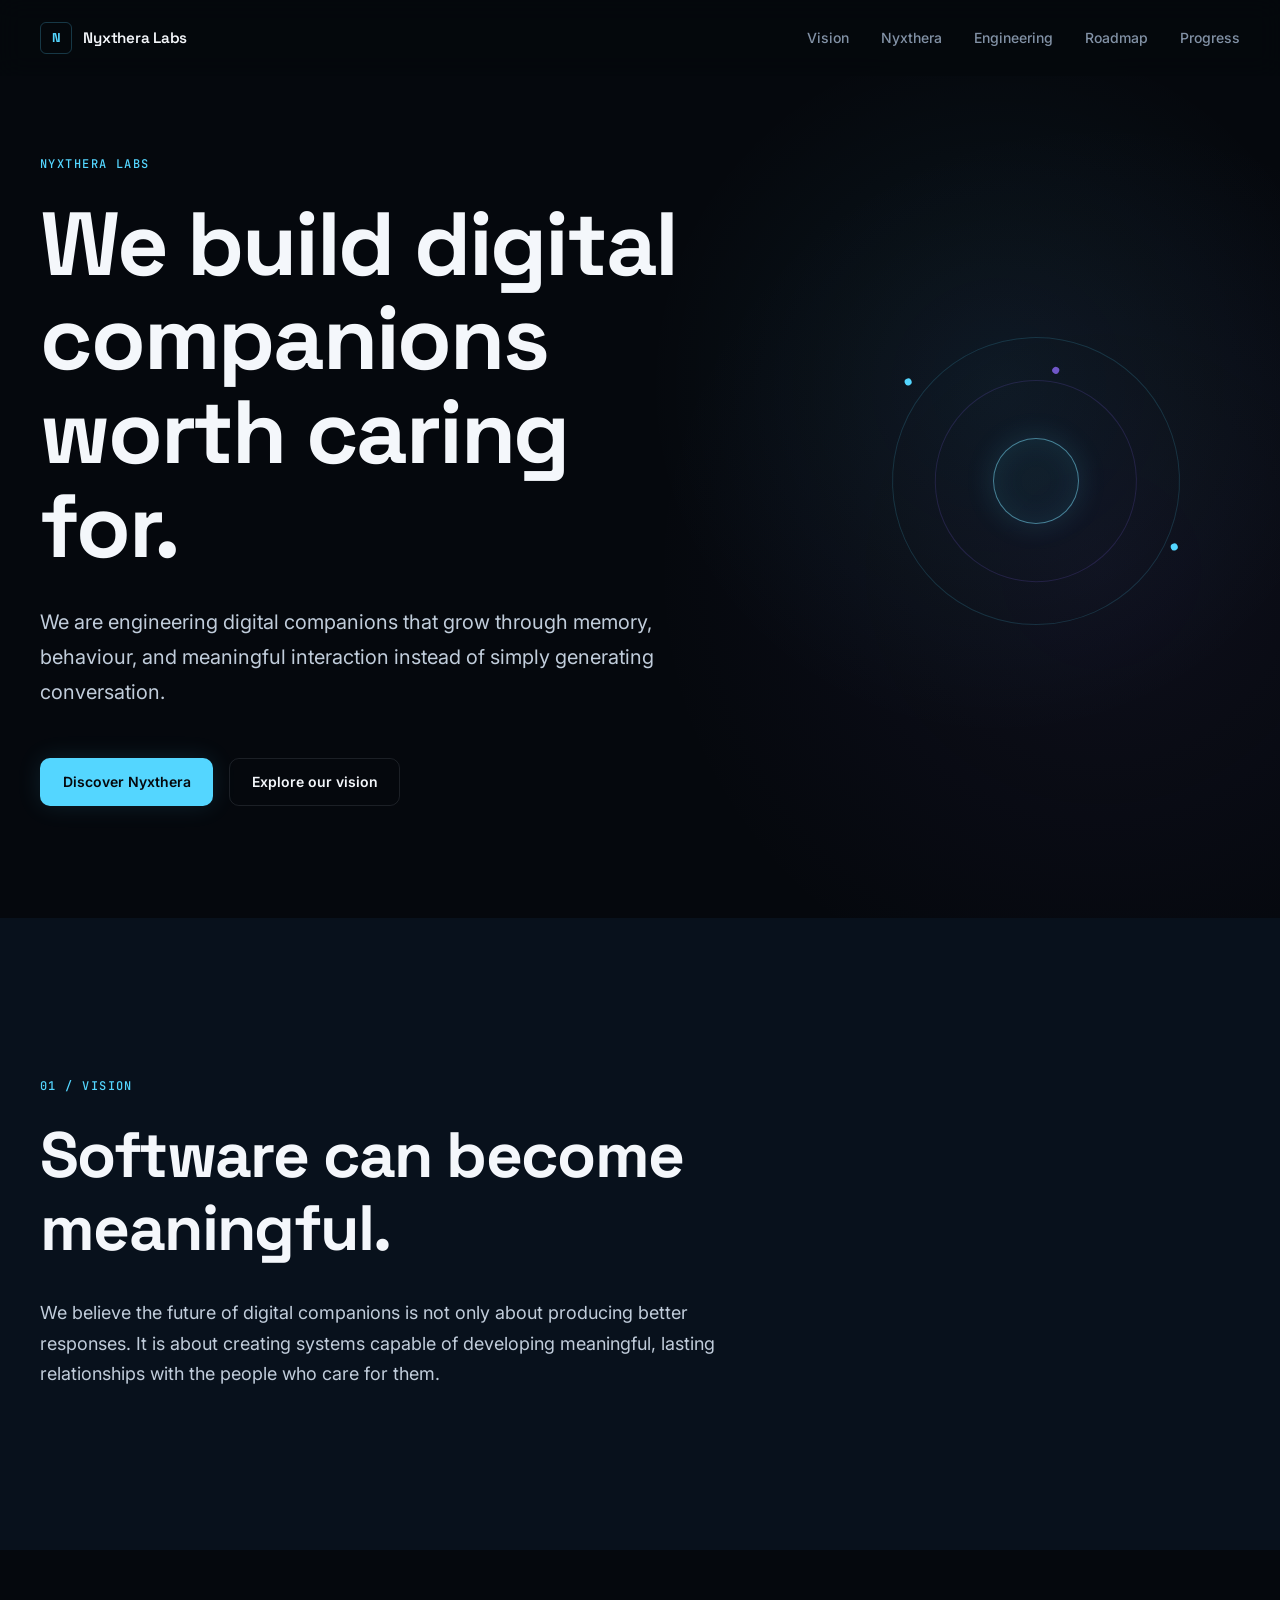
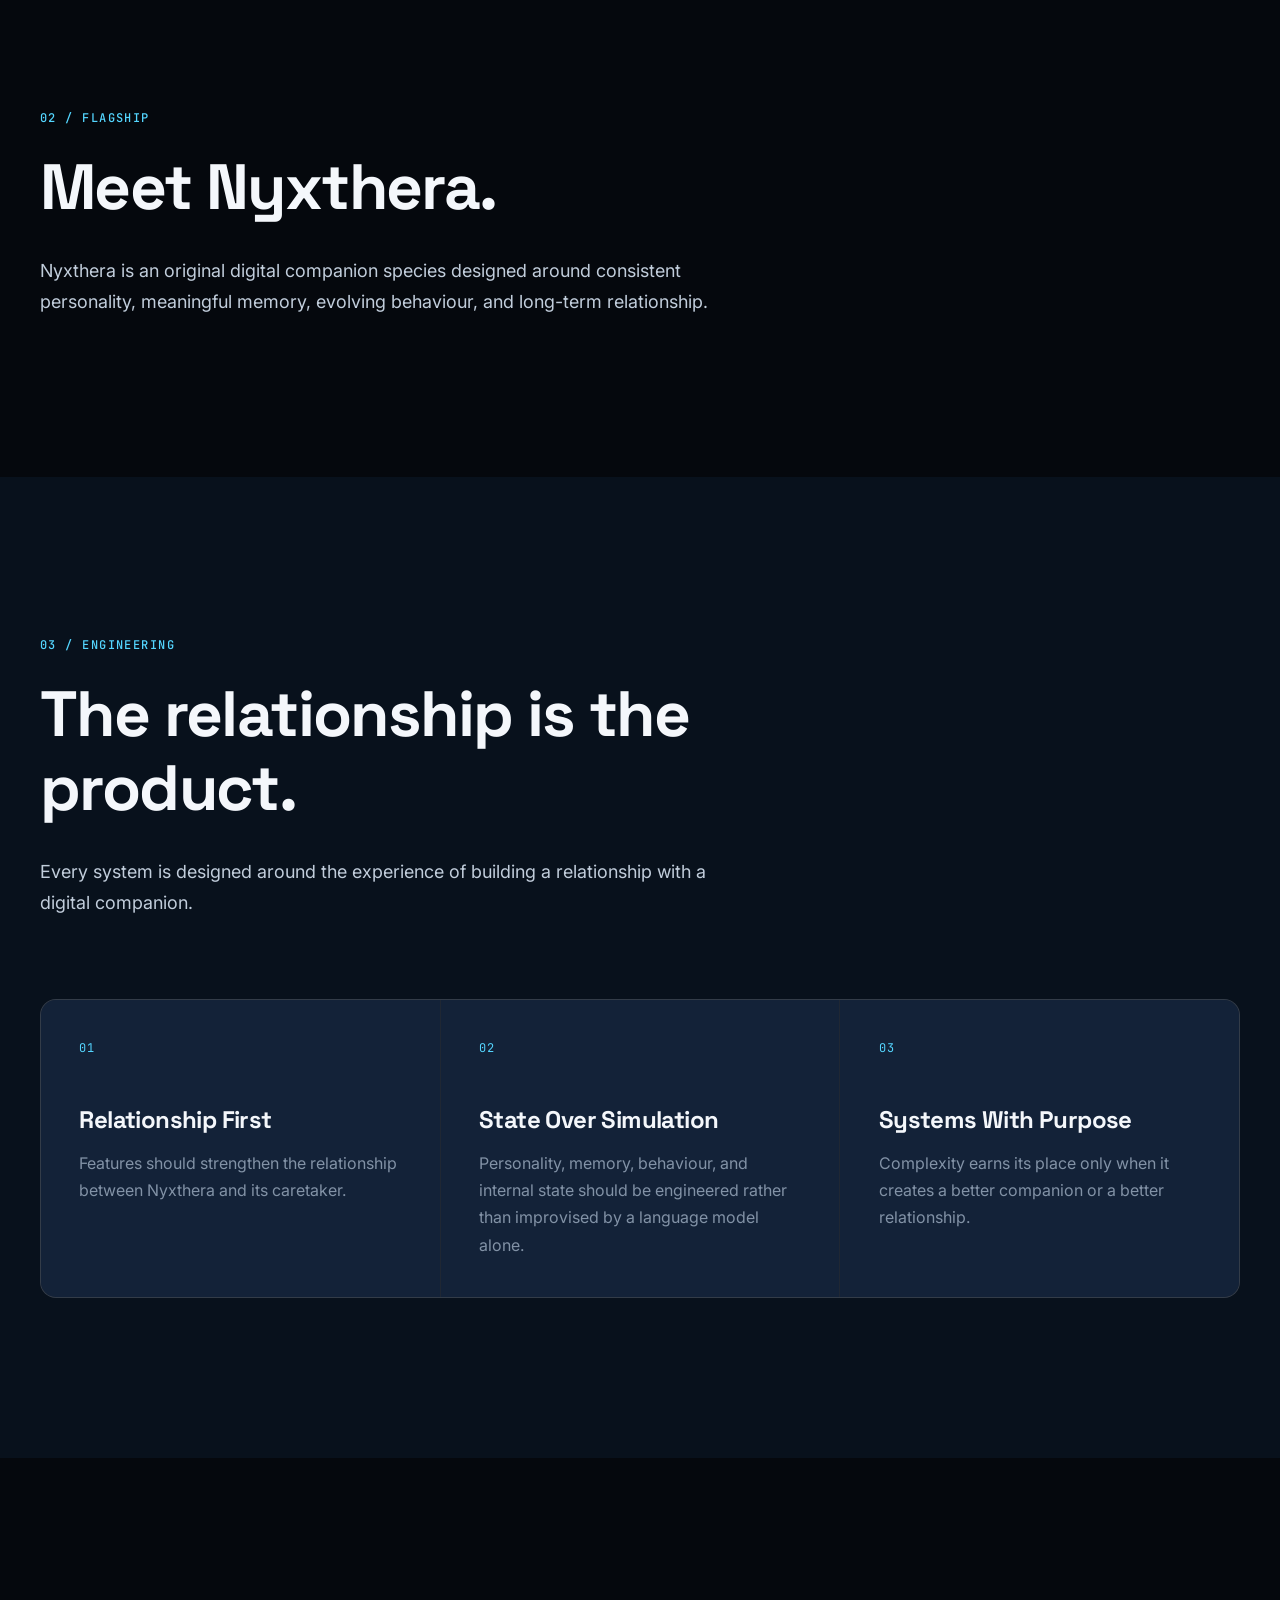
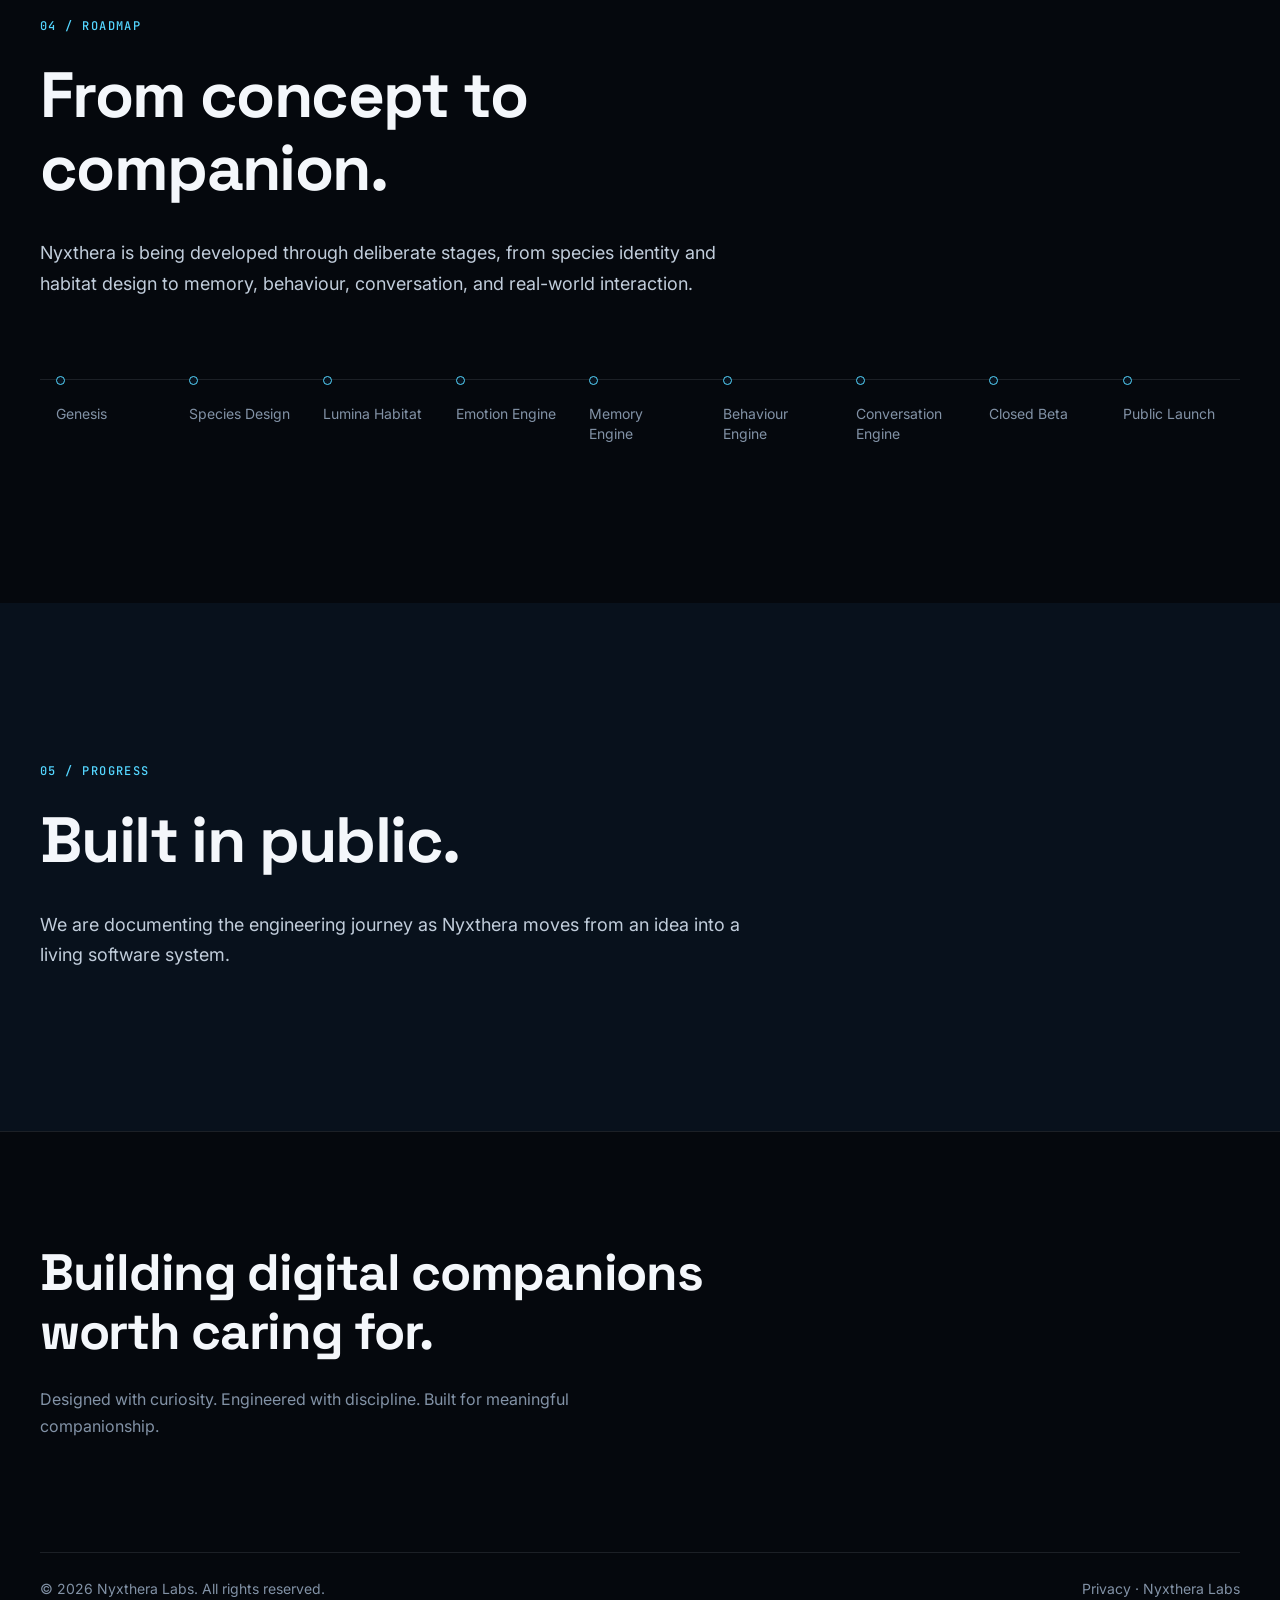
<file: index.html>
<!DOCTYPE html>
<html lang="en">
<head>
    <meta charset="UTF-8">
    <meta name="viewport" content="width=device-width, initial-scale=1.0">

    <title>Nyxthera Labs | We build digital companions worth caring for.</title>

    <meta
        name="description"
        content="Nyxthera Labs builds digital companions designed around personality, memory, behaviour, and meaningful long-term interaction."
    >

    <meta name="theme-color" content="#05080D">
    <meta name="color-scheme" content="dark">

    <meta property="og:type" content="website">
    <meta property="og:title" content="Nyxthera Labs | Digital companions worth caring for.">
    <meta
        property="og:description"
        content="Nyxthera Labs builds digital companions designed around personality, memory, behaviour, and meaningful long-term interaction."
    >
    <meta property="og:url" content="https://josh-fynly.github.io/nyxthera-labs/">
    <meta property="og:site_name" content="Nyxthera Labs">

    <meta name="twitter:card" content="summary">
    <meta name="twitter:title" content="Nyxthera Labs | Digital companions worth caring for.">
    <meta
        name="twitter:description"
        content="Nyxthera Labs builds digital companions designed around personality, memory, behaviour, and meaningful long-term interaction."
    >

    <link rel="icon" href="favicon.ico">

    <link rel="preconnect" href="https://fonts.googleapis.com">
    <link rel="preconnect" href="https://fonts.gstatic.com" crossorigin>

    <link
        href="https://fonts.googleapis.com/css2?family=Inter:wght@400;500;600;700&family=JetBrains+Mono:wght@400;500&family=Space+Grotesk:wght@500;600;700&display=swap"
        rel="stylesheet"
    >

    <link rel="stylesheet" href="css/variables.css">
    <link rel="stylesheet" href="css/style.css">
    <link rel="stylesheet" href="css/animations.css">
    <link rel="stylesheet" href="css/responsive.css">

    <script type="application/ld+json">
    {
        "@context": "https://schema.org",
        "@graph": [
            {
                "@type": "Organization",
                "@id": "https://josh-fynly.github.io/nyxthera-labs/#organization",
                "name": "Nyxthera Labs",
                "url": "https://josh-fynly.github.io/nyxthera-labs/"
            },
            {
                "@type": "WebSite",
                "@id": "https://josh-fynly.github.io/nyxthera-labs/#website",
                "url": "https://josh-fynly.github.io/nyxthera-labs/",
                "name": "Nyxthera Labs",
                "description": "Nyxthera Labs builds digital companions designed around personality, memory, behaviour, and meaningful long-term interaction.",
                "publisher": {
                    "@id": "https://josh-fynly.github.io/nyxthera-labs/#organization"
                }
            }
        ]
    }
    </script>
</head>

<body>

<a class="skip-link" href="#main-content">Skip to content</a>

<header class="site-header">
    <div class="container">
        <nav class="site-nav" aria-label="Primary navigation">
            <a class="brand" href="#top" aria-label="Nyxthera Labs home">
                <span class="brand-mark" aria-hidden="true">N</span>
                <span class="brand-name">Nyxthera Labs</span>
            </a>

            <div class="nav-links">
                <a href="#vision">Vision</a>
                <a href="#nyxthera">Nyxthera</a>
                <a href="#engineering">Engineering</a>
                <a href="#roadmap">Roadmap</a>
                <a href="#progress">Progress</a>
            </div>
        </nav>
    </div>
</header>

<main id="main-content">

    <section id="top" class="hero-section" aria-labelledby="hero-title">
        <div class="container">
            <div class="hero-content">
                <p class="eyebrow">Nyxthera Labs</p>

                <h1 id="hero-title">
                    We build digital companions worth caring for.
                </h1>

                <p class="hero-description">
                    We are engineering digital companions that grow through memory, behaviour, and meaningful interaction instead of simply generating conversation.
                </p>

                <div class="hero-actions">
                    <a href="#nyxthera" class="btn btn-primary">
                        Discover Nyxthera
                    </a>

                    <a href="#vision" class="btn btn-secondary">
                        Explore our vision
                    </a>
                </div>
            </div>

            <div class="hero-signal" aria-hidden="true">
                <span class="signal-orbit signal-orbit-primary"></span>
                <span class="signal-orbit signal-orbit-secondary"></span>
                <span class="signal-core"></span>
            </div>
        </div>
    </section>

    <section id="vision" class="content-section" aria-labelledby="vision-title">
        <div class="container">
            <div class="section-heading">
                <p class="eyebrow">01 / Vision</p>

                <h2 id="vision-title">
                    Software can become meaningful.
                </h2>

                <p>
                    We believe the future of digital companions is not only about producing better responses. It is about creating systems capable of developing meaningful, lasting relationships with the people who care for them.
                </p>
            </div>
        </div>
    </section>

    <section id="nyxthera" class="content-section product-section" aria-labelledby="nyxthera-title">
        <div class="container">
            <div class="section-heading">
                <p class="eyebrow">02 / Flagship</p>

                <h2 id="nyxthera-title">
                    Meet Nyxthera.
                </h2>

                <p>
                    Nyxthera is an original digital companion species designed around consistent personality, meaningful memory, evolving behaviour, and long-term relationship.
                </p>
            </div>
        </div>
    </section>

    <section id="engineering" class="content-section" aria-labelledby="engineering-title">
        <div class="container">
            <div class="section-heading">
                <p class="eyebrow">03 / Engineering</p>

                <h2 id="engineering-title">
                    The relationship is the product.
                </h2>

                <p>
                    Every system is designed around the experience of building a relationship with a digital companion.
                </p>
            </div>

            <div class="principles-grid">
                <article class="principle-card">
                    <p class="card-index">01</p>

                    <h3>Relationship First</h3>

                    <p>
                        Features should strengthen the relationship between Nyxthera and its caretaker.
                    </p>
                </article>

                <article class="principle-card">
                    <p class="card-index">02</p>

                    <h3>State Over Simulation</h3>

                    <p>
                        Personality, memory, behaviour, and internal state should be engineered rather than improvised by a language model alone.
                    </p>
                </article>

                <article class="principle-card">
                    <p class="card-index">03</p>

                    <h3>Systems With Purpose</h3>

                    <p>
                        Complexity earns its place only when it creates a better companion or a better relationship.
                    </p>
                </article>
            </div>
        </div>
    </section>

    <section id="roadmap" class="content-section" aria-labelledby="roadmap-title">
        <div class="container">
            <div class="section-heading">
                <p class="eyebrow">04 / Roadmap</p>

                <h2 id="roadmap-title">
                    From concept to companion.
                </h2>

                <p>
                    Nyxthera is being developed through deliberate stages, from species identity and habitat design to memory, behaviour, conversation, and real-world interaction.
                </p>
            </div>

            <div class="roadmap-line" aria-label="Nyxthera development roadmap">
                <span>Genesis</span>
                <span>Species Design</span>
                <span>Lumina Habitat</span>
                <span>Emotion Engine</span>
                <span>Memory Engine</span>
                <span>Behaviour Engine</span>
                <span>Conversation Engine</span>
                <span>Closed Beta</span>
                <span>Public Launch</span>
            </div>
        </div>
    </section>

    <section id="progress" class="content-section progress-section" aria-labelledby="progress-title">
        <div class="container">
            <div class="section-heading">
                <p class="eyebrow">05 / Progress</p>

                <h2 id="progress-title">
                    Built in public.
                </h2>

                <p>
                    We are documenting the engineering journey as Nyxthera moves from an idea into a living software system.
                </p>
            </div>
        </div>
    </section>

</main>

<footer class="site-footer">
    <div class="container">
        <div class="footer-primary">
            <h2>
                Building digital companions worth caring for.
            </h2>

            <p>
                Designed with curiosity. Engineered with discipline. Built for meaningful companionship.
            </p>
        </div>

        <div class="footer-meta">
            <p id="copyright"></p>

            <p>
                <a href="privacy.html">Privacy</a>
                <span aria-hidden="true"> · </span>
                <a href="#top">Nyxthera Labs</a>
            </p>
        </div>
    </div>
</footer>

<script src="js/app.js" defer></script>

</body>
                        </html>
</file>
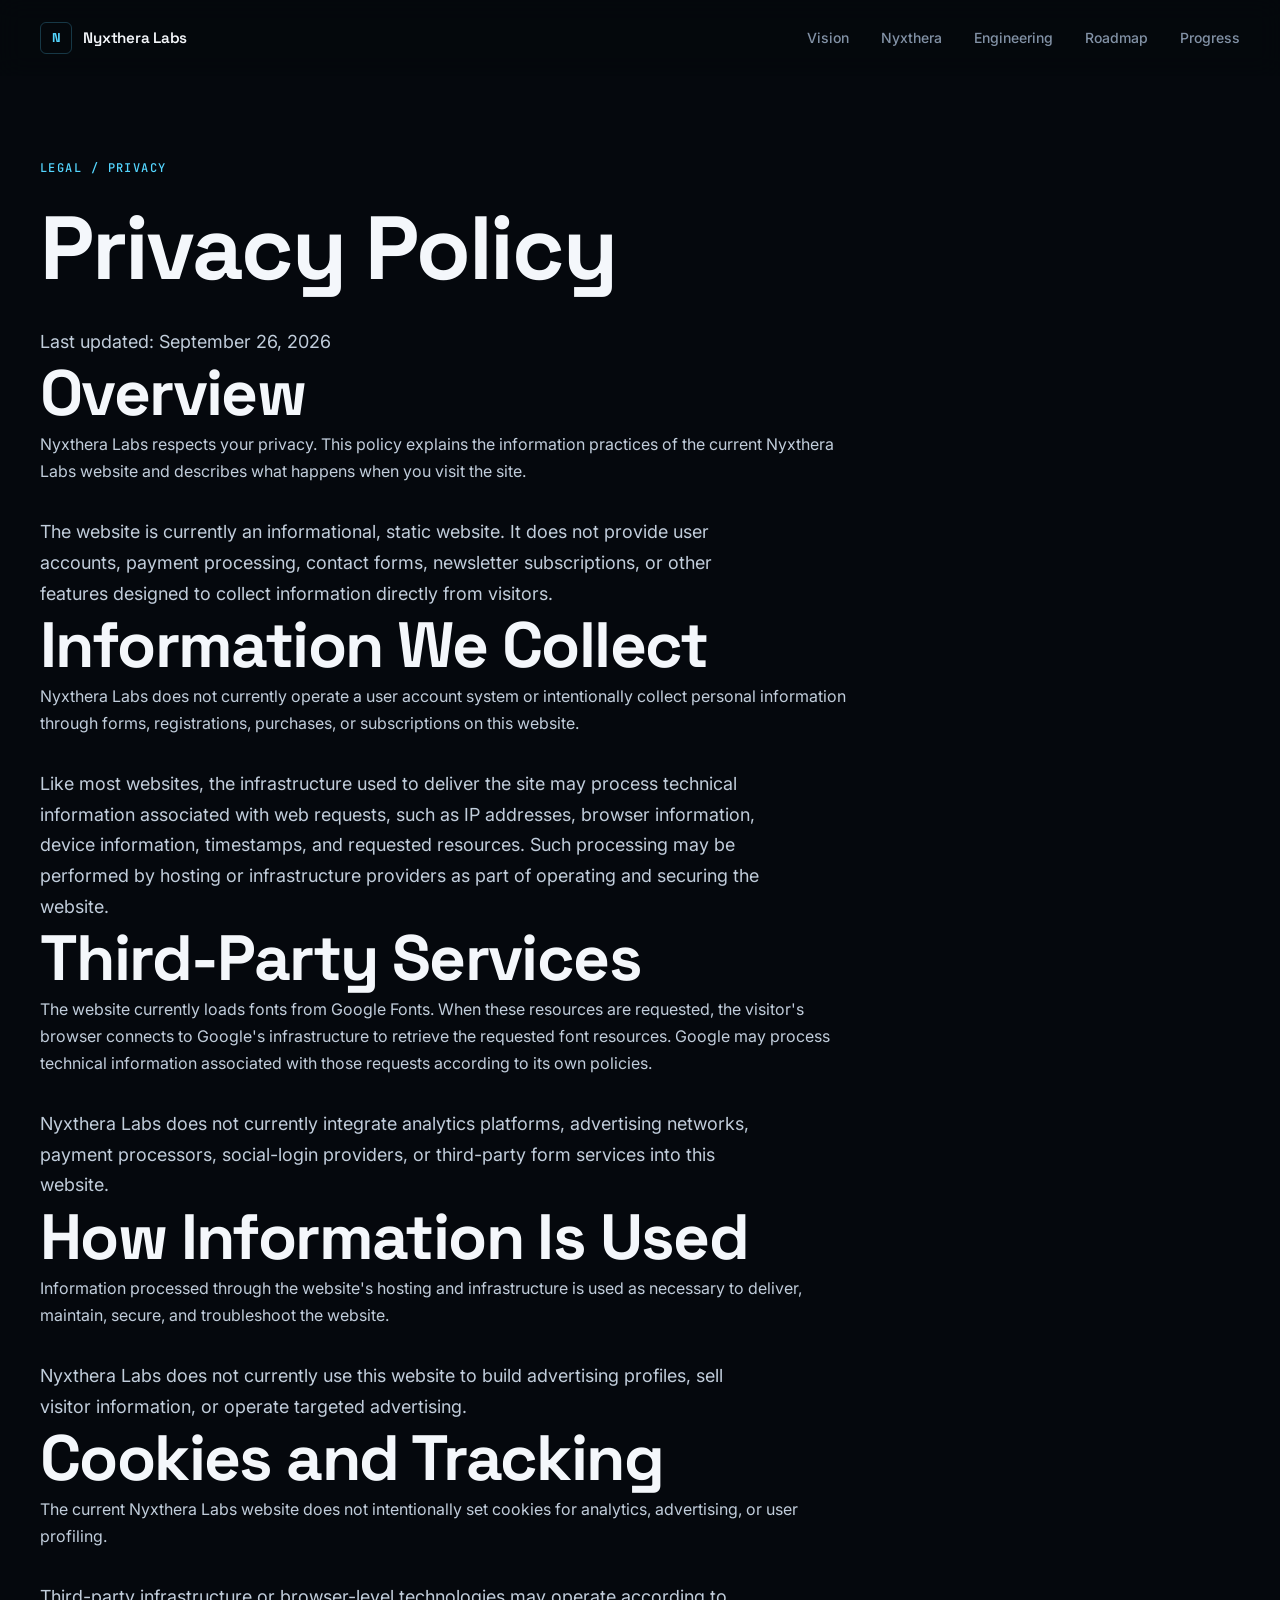
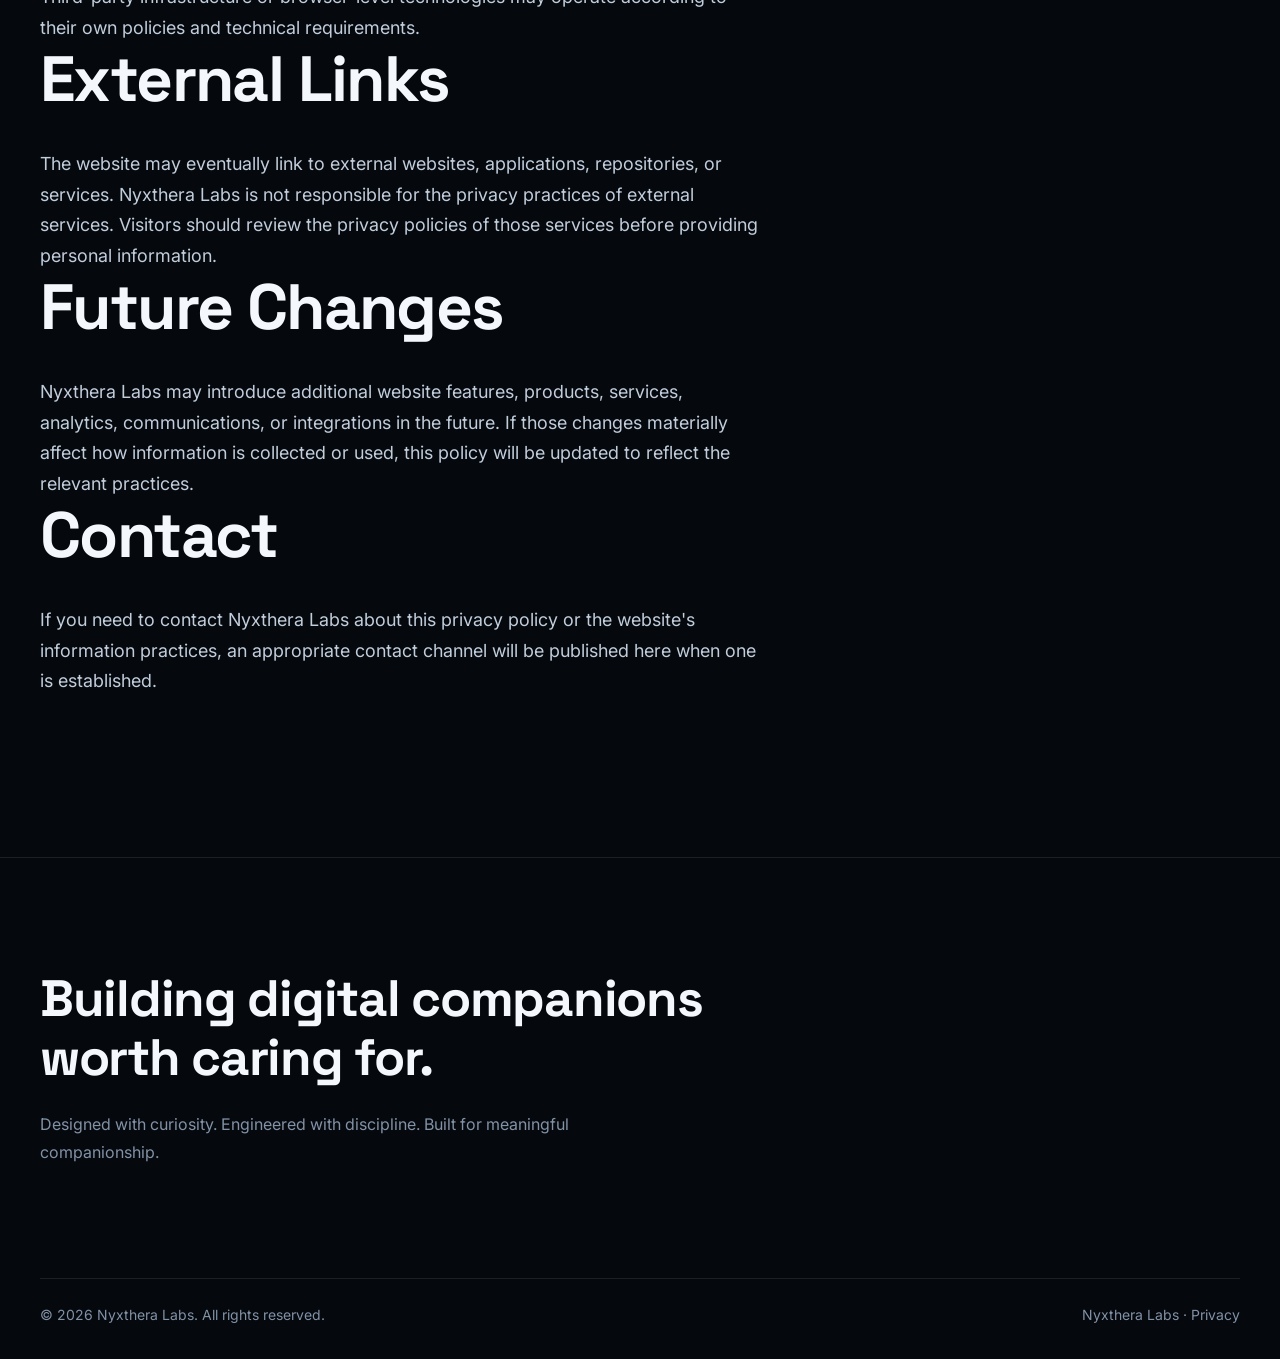
<file: privacy.html>
<!DOCTYPE html>
<html lang="en">
<head>
    <meta charset="UTF-8">
    <meta name="viewport" content="width=device-width, initial-scale=1.0">

    <title>Privacy Policy | Nyxthera Labs</title>

    <meta
        name="description"
        content="Privacy Policy for Nyxthera Labs and the current Nyxthera Labs website."
    >

    <meta name="theme-color" content="#05080D">
    <meta name="color-scheme" content="dark">

    <meta property="og:type" content="website">
    <meta property="og:title" content="Privacy Policy | Nyxthera Labs">
    <meta
        property="og:description"
        content="Privacy Policy for Nyxthera Labs and the current Nyxthera Labs website."
    >
    <meta property="og:url" content="https://josh-fynly.github.io/nyxthera-labs/privacy.html">
    <meta property="og:site_name" content="Nyxthera Labs">

    <meta name="twitter:card" content="summary">
    <meta name="twitter:title" content="Privacy Policy | Nyxthera Labs">
    <meta
        name="twitter:description"
        content="Privacy Policy for Nyxthera Labs and the current Nyxthera Labs website."
    >

    <link rel="icon" href="favicon.ico">

    <link rel="preconnect" href="https://fonts.googleapis.com">
    <link rel="preconnect" href="https://fonts.gstatic.com" crossorigin>

    <link
        href="https://fonts.googleapis.com/css2?family=Inter:wght@400;500;600;700&family=JetBrains+Mono:wght@400;500&family=Space+Grotesk:wght@500;600;700&display=swap"
        rel="stylesheet"
    >

    <link rel="stylesheet" href="css/variables.css">
    <link rel="stylesheet" href="css/style.css">
    <link rel="stylesheet" href="css/animations.css">
    <link rel="stylesheet" href="css/responsive.css">
</head>

<body>

<a class="skip-link" href="#main-content">Skip to content</a>

<header class="site-header">
    <div class="container">
        <nav class="site-nav" aria-label="Primary navigation">
            <a class="brand" href="index.html" aria-label="Nyxthera Labs home">
                <span class="brand-mark" aria-hidden="true">N</span>
                <span class="brand-name">Nyxthera Labs</span>
            </a>

            <div class="nav-links">
                <a href="index.html#vision">Vision</a>
                <a href="index.html#nyxthera">Nyxthera</a>
                <a href="index.html#engineering">Engineering</a>
                <a href="index.html#roadmap">Roadmap</a>
                <a href="index.html#progress">Progress</a>
            </div>
        </nav>
    </div>
</header>

<main id="main-content">

    <section class="content-section" aria-labelledby="privacy-title">
        <div class="container">
            <div class="section-heading">
                <p class="eyebrow">Legal / Privacy</p>

                <h1 id="privacy-title">
                    Privacy Policy
                </h1>

                <p>
                    Last updated: September 26, 2026
                </p>
            </div>

            <div class="section-heading">
                <h2>Overview</h2>

                <p>
                    Nyxthera Labs respects your privacy. This policy explains the information practices of the current Nyxthera Labs website and describes what happens when you visit the site.
                </p>

                <p>
                    The website is currently an informational, static website. It does not provide user accounts, payment processing, contact forms, newsletter subscriptions, or other features designed to collect information directly from visitors.
                </p>
            </div>

            <div class="section-heading">
                <h2>Information We Collect</h2>

                <p>
                    Nyxthera Labs does not currently operate a user account system or intentionally collect personal information through forms, registrations, purchases, or subscriptions on this website.
                </p>

                <p>
                    Like most websites, the infrastructure used to deliver the site may process technical information associated with web requests, such as IP addresses, browser information, device information, timestamps, and requested resources. Such processing may be performed by hosting or infrastructure providers as part of operating and securing the website.
                </p>
            </div>

            <div class="section-heading">
                <h2>Third-Party Services</h2>

                <p>
                    The website currently loads fonts from Google Fonts. When these resources are requested, the visitor's browser connects to Google's infrastructure to retrieve the requested font resources. Google may process technical information associated with those requests according to its own policies.
                </p>

                <p>
                    Nyxthera Labs does not currently integrate analytics platforms, advertising networks, payment processors, social-login providers, or third-party form services into this website.
                </p>
            </div>

            <div class="section-heading">
                <h2>How Information Is Used</h2>

                <p>
                    Information processed through the website's hosting and infrastructure is used as necessary to deliver, maintain, secure, and troubleshoot the website.
                </p>

                <p>
                    Nyxthera Labs does not currently use this website to build advertising profiles, sell visitor information, or operate targeted advertising.
                </p>
            </div>

            <div class="section-heading">
                <h2>Cookies and Tracking</h2>

                <p>
                    The current Nyxthera Labs website does not intentionally set cookies for analytics, advertising, or user profiling.
                </p>

                <p>
                    Third-party infrastructure or browser-level technologies may operate according to their own policies and technical requirements.
                </p>
            </div>

            <div class="section-heading">
                <h2>External Links</h2>

                <p>
                    The website may eventually link to external websites, applications, repositories, or services. Nyxthera Labs is not responsible for the privacy practices of external services. Visitors should review the privacy policies of those services before providing personal information.
                </p>
            </div>

            <div class="section-heading">
                <h2>Future Changes</h2>

                <p>
                    Nyxthera Labs may introduce additional website features, products, services, analytics, communications, or integrations in the future. If those changes materially affect how information is collected or used, this policy will be updated to reflect the relevant practices.
                </p>
            </div>

            <div class="section-heading">
                <h2>Contact</h2>

                <p>
                    If you need to contact Nyxthera Labs about this privacy policy or the website's information practices, an appropriate contact channel will be published here when one is established.
                </p>
            </div>
        </div>
    </section>

</main>

<footer class="site-footer">
    <div class="container">
        <div class="footer-primary">
            <h2>
                Building digital companions worth caring for.
            </h2>

            <p>
                Designed with curiosity. Engineered with discipline. Built for meaningful companionship.
            </p>
        </div>

        <div class="footer-meta">
            <p id="copyright"></p>

            <p>
                <a href="index.html">Nyxthera Labs</a>
                <span aria-hidden="true"> · </span>
                <a href="privacy.html">Privacy</a>
            </p>
        </div>
    </div>
</footer>

<script src="js/app.js" defer></script>

</body>
</html>
</file>
<file: css/variables.css>
:root {
  --color-obsidian: #05080d;
  --color-midnight: #08111c;
  --color-deep-blue: #0d1928;
  --color-surface: #132238;
  --color-surface-raised: #17283f;

  --color-cyan: #54d6ff;
  --color-cyan-highlight: #7de3ff;
  --color-violet: #7057c8;

  --color-text-primary: #f4f7fb;
  --color-text-secondary: #c1cddb;
  --color-text-muted: #8292a6;

  --color-white: #ffffff;

  --color-border: rgba(193, 205, 219, 0.12);
  --color-border-strong: rgba(84, 214, 255, 0.24);
  --color-overlay: rgba(5, 8, 13, 0.92);

  --color-success: #44d17d;
  --color-warning: #ffc857;
  --color-danger: #ff6b6b;

  --bg-page: var(--color-obsidian);
  --bg-section: var(--color-midnight);
  --bg-section-alt: var(--color-deep-blue);
  --bg-surface: var(--color-surface);
  --bg-surface-raised: var(--color-surface-raised);

  --accent-primary: var(--color-cyan);
  --accent-highlight: var(--color-cyan-highlight);
  --accent-depth: var(--color-violet);

  --font-primary: "Inter", "Segoe UI", Roboto, sans-serif;
  --font-heading: "Space Grotesk", "Segoe UI", sans-serif;
  --font-code: "JetBrains Mono", Consolas, monospace;

  --text-xs: 0.75rem;
  --text-sm: 0.875rem;
  --text-md: 1rem;
  --text-lg: 1.125rem;
  --text-xl: 1.5rem;
  --text-2xl: 2rem;
  --text-3xl: 3rem;
  --text-4xl: 4rem;
  --text-5xl: clamp(3rem, 7vw, 6.5rem);

  --weight-regular: 400;
  --weight-medium: 500;
  --weight-semibold: 600;
  --weight-bold: 700;

  --line-tight: 1.05;
  --line-heading: 1.15;
  --line-body: 1.7;

  --space-xs: 0.25rem;
  --space-sm: 0.5rem;
  --space-md: 1rem;
  --space-lg: 1.5rem;
  --space-xl: 2rem;
  --space-2xl: 3rem;
  --space-3xl: 5rem;
  --space-4xl: 7rem;
  --space-5xl: 10rem;

  --radius-sm: 6px;
  --radius-md: 10px;
  --radius-lg: 16px;
  --radius-xl: 24px;
  --radius-pill: 999px;

  --shadow-sm: 0 4px 16px rgba(0, 0, 0, 0.16);
  --shadow-md: 0 12px 32px rgba(0, 0, 0, 0.22);
  --shadow-lg: 0 24px 64px rgba(0, 0, 0, 0.32);

  --glow-cyan-subtle: 0 0 24px rgba(84, 214, 255, 0.12);
  --glow-cyan: 0 0 40px rgba(84, 214, 255, 0.2);
  --glow-violet: 0 0 48px rgba(112, 87, 200, 0.14);

  --container-width: 1200px;
  --container-padding: 1.5rem;

  --nav-height: 76px;

  --transition-fast: 160ms ease;
  --transition-normal: 280ms ease;
  --transition-slow: 600ms ease;

  --z-base: 1;
  --z-nav: 100;
  --z-overlay: 500;
  --z-modal: 1000;
}
</file>
<file: css/style.css>
* {
  margin: 0;
  padding: 0;
  box-sizing: border-box;
  }

html {
scroll-behavior: smooth;
scroll-padding-top: calc(var(--nav-height) + 1rem);
}

body {
min-height: 100vh;
background: var(--bg-page);
color: var(--color-text-secondary);
font-family: var(--font-primary);
font-size: var(--text-md);
line-height: var(--line-body);
overflow-x: hidden;
text-rendering: optimizeLegibility;
-webkit-font-smoothing: antialiased;
}

::selection {
background: var(--accent-primary);
color: var(--color-obsidian);
}

img {
display: block;
max-width: 100%;
}

a {
color: inherit;
text-decoration: none;
}

button {
border: 0;
background: none;
color: inherit;
cursor: pointer;
font: inherit;
}

ul,
ol {
list-style: none;
}

section {
position: relative;
padding: var(--space-5xl) var(--container-padding);
overflow: hidden;
}

.container {
width: min(100%, var(--container-width));
margin-inline: auto;
}

h1,
h2,
h3,
h4,
h5,
h6 {
color: var(--color-text-primary);
font-family: var(--font-heading);
font-weight: var(--weight-bold);
line-height: var(--line-heading);
letter-spacing: -0.025em;
}

h1 {
max-width: 900px;
font-size: var(--text-5xl);
line-height: var(--line-tight);
}

h2 {
max-width: 760px;
font-size: clamp(2.25rem, 5vw, 4.5rem);
}

h3 {
font-size: var(--text-xl);
}

p {
color: var(--color-text-secondary);
}

a:focus-visible,
button:focus-visible {
outline: 2px solid var(--accent-primary);
outline-offset: 4px;
}

.skip-link {
position: fixed;
top: 1rem;
left: 1rem;
z-index: var(--z-modal);
padding: 0.7rem 1rem;
border-radius: var(--radius-md);
background: var(--color-text-primary);
color: var(--color-obsidian);
font-weight: var(--weight-semibold);
transform: translateY(-200%);
transition: transform var(--transition-fast);
}

.skip-link:focus {
transform: translateY(0);
}

.site-header {
position: fixed;
top: 0;
right: 0;
left: 0;
z-index: var(--z-nav);
height: var(--nav-height);
border-bottom: 1px solid transparent;
background: rgba(5, 8, 13, 0.88);
backdrop-filter: blur(12px);
-webkit-backdrop-filter: blur(12px);
}

.site-nav {
display: flex;
align-items: center;
justify-content: space-between;
min-height: var(--nav-height);
gap: var(--space-xl);
}

.brand {
display: inline-flex;
align-items: center;
gap: 0.7rem;
color: var(--color-text-primary);
font-family: var(--font-heading);
font-size: 0.95rem;
font-weight: var(--weight-semibold);
letter-spacing: -0.015em;
white-space: nowrap;
}

.brand-mark {
display: inline-grid;
width: 2rem;
height: 2rem;
place-items: center;
border: 1px solid var(--color-border-strong);
border-radius: var(--radius-sm);
color: var(--accent-primary);
font-size: 0.8rem;
font-weight: var(--weight-bold);
}

.nav-links {
display: flex;
align-items: center;
gap: clamp(1rem, 2.5vw, 2rem);
}

.nav-links a {
position: relative;
color: var(--color-text-muted);
font-size: var(--text-sm);
font-weight: var(--weight-medium);
transition:
color var(--transition-fast),
transform var(--transition-fast);
}

.nav-links a::after {
position: absolute;
right: 0;
bottom: -0.45rem;
left: 0;
height: 1px;
background: var(--accent-primary);
content: "";
transform: scaleX(0);
transform-origin: center;
transition: transform var(--transition-fast);
}

.nav-links a:hover {
color: var(--color-text-primary);
}

.nav-links a:hover::after {
transform: scaleX(1);
}

.hero-section {
display: flex;
min-height: max(720px, 100svh);
align-items: center;
padding-top: calc(var(--nav-height) + var(--space-3xl));
padding-bottom: var(--space-4xl);
background:
radial-gradient(circle at 78% 42%, rgba(84, 214, 255, 0.07), transparent 22rem),
radial-gradient(circle at 86% 62%, rgba(112, 87, 200, 0.08), transparent 28rem),
var(--bg-page);
}

.hero-section .container {
position: relative;
display: grid;
grid-template-columns: minmax(0, 1.25fr) minmax(220px, 0.75fr);
align-items: center;
gap: var(--space-4xl);
}

.hero-content {
position: relative;
z-index: var(--z-base);
}

.eyebrow {
margin-bottom: var(--space-lg);
color: var(--accent-primary);
font-family: var(--font-code);
font-size: var(--text-xs);
font-weight: var(--weight-medium);
letter-spacing: 0.12em;
line-height: 1.4;
text-transform: uppercase;
}

.hero-description {
max-width: 680px;
margin-top: var(--space-xl);
color: var(--color-text-secondary);
font-size: clamp(1.05rem, 2vw, 1.25rem);
line-height: 1.75;
}

.hero-actions {
display: flex;
flex-wrap: wrap;
gap: var(--space-md);
margin-top: var(--space-2xl);
}

.btn {
display: inline-flex;
min-height: 48px;
align-items: center;
justify-content: center;
padding: 0.8rem 1.35rem;
border: 1px solid transparent;
border-radius: var(--radius-md);
font-size: var(--text-sm);
font-weight: var(--weight-semibold);
line-height: 1;
transition:
transform var(--transition-fast),
background var(--transition-fast),
border-color var(--transition-fast),
color var(--transition-fast),
box-shadow var(--transition-fast);
}

.btn:hover {
transform: translateY(-2px);
}

.btn-primary {
background: var(--accent-primary);
color: var(--color-obsidian);
box-shadow: var(--glow-cyan-subtle);
}

.btn-primary:hover {
background: var(--accent-highlight);
box-shadow: var(--glow-cyan);
}

.btn-secondary {
border-color: var(--color-border);
background: transparent;
color: var(--color-text-primary);
}

.btn-secondary:hover {
border-color: var(--color-border-strong);
background: rgba(84, 214, 255, 0.04);
}

.hero-signal {
position: relative;
width: min(100%, 360px);
aspect-ratio: 1;
margin-inline: auto;
}

.signal-orbit,
.signal-core {
position: absolute;
border-radius: 50%;
}

.signal-orbit {
inset: 10%;
border: 1px solid rgba(84, 214, 255, 0.16);
transform: rotate(-18deg);
}

.signal-orbit::before,
.signal-orbit::after {
position: absolute;
width: 7px;
height: 7px;
border-radius: 50%;
background: var(--accent-primary);
box-shadow: var(--glow-cyan);
content: "";
}

.signal-orbit::before {
top: -3px;
left: 22%;
}

.signal-orbit::after {
right: 14%;
bottom: 8%;
}

.signal-orbit-primary {
transform: rotate(-24deg);
}

.signal-orbit-secondary {
inset: 22%;
border-color: rgba(112, 87, 200, 0.22);
transform: rotate(38deg);
}

.signal-orbit-secondary::before {
background: var(--accent-depth);
box-shadow: var(--glow-violet);
}

.signal-orbit-secondary::after {
display: none;
}

.signal-core {
inset: 38%;
border: 1px solid rgba(125, 227, 255, 0.5);
background: rgba(84, 214, 255, 0.04);
box-shadow:
0 0 30px rgba(84, 214, 255, 0.14),
inset 0 0 30px rgba(84, 214, 255, 0.08);
}

.content-section:nth-of-type(even) {
background: var(--bg-section);
}

.content-section:nth-of-type(odd) {
background: var(--bg-page);
}

.section-heading {
max-width: 820px;
}

.section-heading > p:last-child {
max-width: 720px;
margin-top: var(--space-xl);
font-size: var(--text-lg);
}

.product-section {
background:
linear-gradient(90deg, rgba(84, 214, 255, 0.025), transparent 45%),
var(--bg-section-alt);
}

.principles-grid {
display: grid;
grid-template-columns: repeat(3, minmax(0, 1fr));
gap: 1px;
margin-top: var(--space-3xl);
overflow: hidden;
border: 1px solid var(--color-border);
border-radius: var(--radius-lg);
background: var(--color-border);
}

.principle-card {
min-width: 0;
padding: clamp(1.5rem, 3vw, 2.5rem);
background: var(--bg-surface);
}

.principle-card:hover {
background: var(--bg-surface-raised);
}

.card-index {
margin-bottom: var(--space-2xl);
color: var(--accent-primary);
font-family: var(--font-code);
font-size: var(--text-xs);
letter-spacing: 0.08em;
}

.principle-card h3 {
margin-bottom: var(--space-md);
}

.principle-card p:last-child {
color: var(--color-text-muted);
}

.roadmap-line {
display: grid;
grid-template-columns: repeat(9, minmax(100px, 1fr));
margin-top: var(--space-3xl);
border-top: 1px solid var(--color-border);
}

.roadmap-line span {
position: relative;
min-width: 0;
padding: var(--space-lg) var(--space-md) 0;
color: var(--color-text-muted);
font-size: var(--text-sm);
line-height: 1.4;
}

.roadmap-line span::before {
position: absolute;
top: -4px;
left: var(--space-md);
width: 7px;
height: 7px;
border: 1px solid var(--accent-primary);
border-radius: 50%;
background: var(--bg-section);
content: "";
}

.progress-section {
background:
radial-gradient(circle at 75% 40%, rgba(112, 87, 200, 0.08), transparent 24rem),
var(--bg-section);
}

.site-footer {
padding: var(--space-4xl) var(--container-padding) var(--space-xl);
border-top: 1px solid var(--color-border);
background: var(--color-obsidian);
}

.footer-primary {
max-width: 720px;
}

.footer-primary h2 {
font-size: clamp(2rem, 4vw, 3.5rem);
}

.footer-primary p {
max-width: 620px;
margin-top: var(--space-lg);
color: var(--color-text-muted);
}

.footer-meta {
display: flex;
align-items: center;
justify-content: space-between;
gap: var(--space-lg);
margin-top: var(--space-4xl);
padding-top: var(--space-lg);
border-top: 1px solid var(--color-border);
}

.footer-meta p {
color: var(--color-text-muted);
font-size: var(--text-sm);
  }
</file>
<file: css/animations.css>
@keyframes hero-reveal {
  from {
    opacity: 0;
    transform: translateY(18px);
  }

  to {
    opacity: 1;
    transform: translateY(0);
  }
}

@keyframes signal-pulse {
  0%,
  100% {
    transform: scale(1);
    opacity: 0.7;
  }

  50% {
    transform: scale(1.08);
    opacity: 1;
  }
}

@keyframes signal-orbit-primary {
  from {
    transform: rotate(-24deg);
  }

  to {
    transform: rotate(336deg);
  }
}

@keyframes signal-orbit-secondary {
  from {
    transform: rotate(38deg);
  }

  to {
    transform: rotate(-322deg);
  }
}

.hero-content {
  animation: hero-reveal 800ms ease both;
}

.hero-signal {
  animation: hero-reveal 1000ms 120ms ease both;
}

.signal-orbit-primary {
  animation: signal-orbit-primary 24s linear infinite;
}

.signal-orbit-secondary {
  animation: signal-orbit-secondary 32s linear infinite;
}

.signal-core {
  animation: signal-pulse 4s ease-in-out infinite;
}

.principle-card {
  transition:
    background var(--transition-normal),
    border-color var(--transition-normal),
    transform var(--transition-normal);
}

.principle-card:hover {
  transform: translateY(-3px);
}

@media (prefers-reduced-motion: reduce) {
  .hero-content,
  .hero-signal,
  .signal-orbit-primary,
  .signal-orbit-secondary,
  .signal-core {
    animation: none;
  }

  .principle-card:hover {
    transform: none;
  }
}
</file>
<file: css/responsive.css>
@media (max-width: 1100px) {
  :root {
    --container-padding: 1.25rem;
  }

  .hero-section .container {
    grid-template-columns: minmax(0, 1.15fr) minmax(180px, 0.65fr);
    gap: var(--space-2xl);
  }

  .hero-signal {
    width: min(100%, 300px);
  }

  .roadmap-line {
    grid-template-columns: repeat(3, minmax(0, 1fr));
    gap: 0;
    border-top: 0;
  }

  .roadmap-line span {
    min-height: 88px;
    padding-top: var(--space-xl);
    border-top: 1px solid var(--color-border);
  }

  .roadmap-line span::before {
    top: -4px;
  }
}

@media (max-width: 820px) {
  :root {
    --nav-height: 68px;
  }

  section {
    padding-top: var(--space-4xl);
    padding-bottom: var(--space-4xl);
  }

  .site-nav {
    gap: var(--space-md);
  }

  .brand-name {
    display: none;
  }

  .nav-links {
    gap: clamp(0.75rem, 3vw, 1.25rem);
  }

  .nav-links a {
    font-size: 0.8rem;
  }

  .hero-section {
    min-height: auto;
    padding-top: calc(var(--nav-height) + var(--space-4xl));
  }

  .hero-section .container {
    grid-template-columns: 1fr;
  }

  .hero-content {
    max-width: 760px;
  }

  .hero-signal {
    width: min(58vw, 280px);
    margin: var(--space-lg) auto 0;
  }

  .principles-grid {
    grid-template-columns: 1fr;
  }

  .principle-card {
    padding: var(--space-xl);
  }

  .roadmap-line {
    grid-template-columns: repeat(2, minmax(0, 1fr));
  }
}

@media (max-width: 600px) {
  :root {
    --container-padding: 1rem;
  }

  html {
    scroll-padding-top: calc(var(--nav-height) + 0.5rem);
  }

  .site-header {
    background: rgba(5, 8, 13, 0.96);
  }

  .site-nav {
    min-height: var(--nav-height);
  }

  .brand {
    gap: 0.55rem;
  }

  .brand-mark {
    width: 1.8rem;
    height: 1.8rem;
  }

  .nav-links {
    gap: 0.7rem;
    overflow-x: auto;
    scrollbar-width: none;
  }

  .nav-links::-webkit-scrollbar {
    display: none;
  }

  .nav-links a {
    flex: 0 0 auto;
    font-size: 0.75rem;
  }

  .nav-links a::after {
    display: none;
  }

  .hero-section {
    padding-top: calc(var(--nav-height) + var(--space-3xl));
    padding-bottom: var(--space-3xl);
  }

  .hero-description {
    font-size: var(--text-md);
  }

  .hero-actions {
    align-items: stretch;
    flex-direction: column;
  }

  .btn {
    width: 100%;
  }

  .hero-signal {
    width: min(68vw, 240px);
  }

  .content-section {
    padding-top: var(--space-4xl);
    padding-bottom: var(--space-4xl);
  }

  .section-heading > p:last-child {
    font-size: var(--text-md);
  }

  .roadmap-line {
    grid-template-columns: 1fr;
  }

  .roadmap-line span {
    min-height: 0;
    padding: var(--space-md) 0 var(--space-md) 1.5rem;
    border-top: 0;
    border-left: 1px solid var(--color-border);
  }

  .roadmap-line span::before {
    top: 1.25rem;
    left: -4px;
  }

  .footer-meta {
    align-items: flex-start;
    flex-direction: column;
    gap: var(--space-sm);
    margin-top: var(--space-3xl);
  }
}

@media (max-width: 380px) {
  .nav-links {
    gap: 0.55rem;
  }

  .nav-links a {
    font-size: 0.7rem;
  }

  .hero-signal {
    width: min(72vw, 220px);
  }

  .principle-card {
    padding: var(--space-lg);
  }
}

@media (prefers-reduced-motion: reduce) {
  html {
    scroll-behavior: auto;
  }

  *,
  *::before,
  *::after {
    animation-duration: 0.01ms !important;
    animation-iteration-count: 1 !important;
    scroll-behavior: auto !important;
    transition-duration: 0.01ms !important;
  }
  }
</file>
